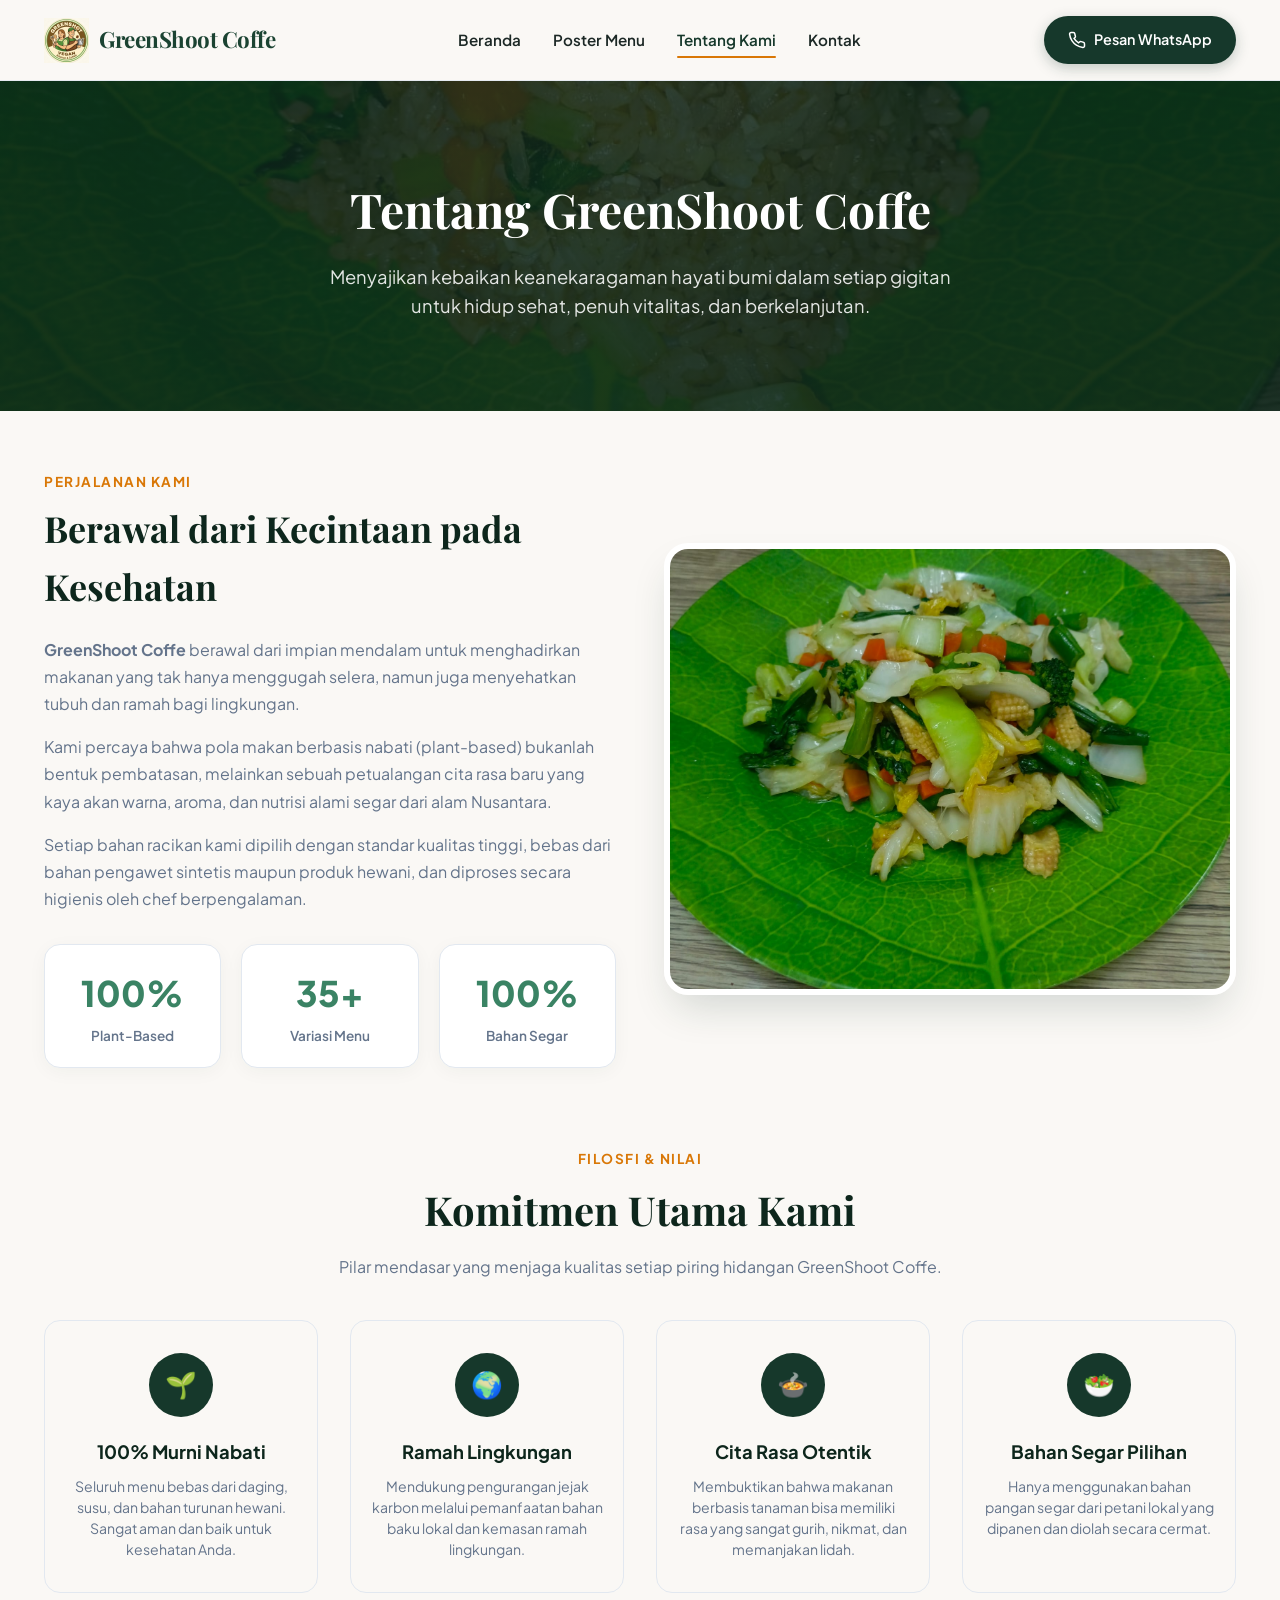
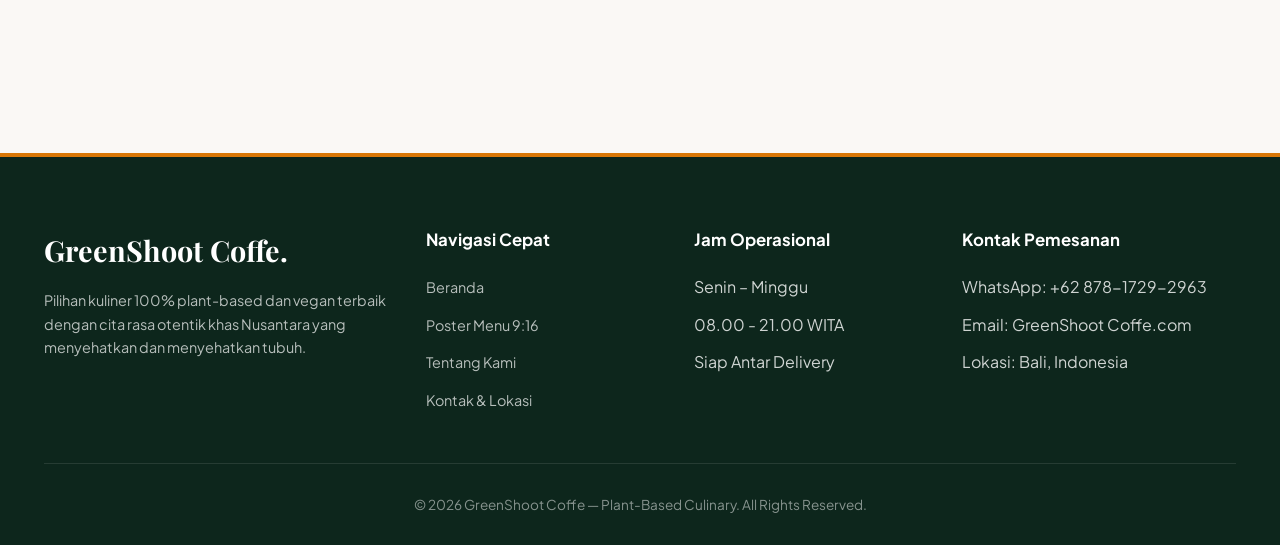
<file: aboutus.html>
<!DOCTYPE html>
<html lang="id">

<head>
  <meta charset="UTF-8">
  <meta name="viewport" content="width=device-width, initial-scale=1.0">
  <title>Tentang Kami — GreenShoot Coffe Plant-Based Culinary</title>
  <meta name="description"
    content="Pelajari cerita, filosofi, dan komitmen GreenShoot Coffe dalam menyajikan kuliner 100% plant-based dan vegan berkualitas tinggi.">
  <link rel="stylesheet" href="style.css">
</head>

<body>

  <!-- HEADER NAVIGASI -->
  <header class="navbar">
    <div class="container nav-container">
      <a href="index.html" class="logo" style="display: inline-flex; align-items: center; gap: 10px; text-decoration: none;">
        <img src="IMAGES/36d0cdfd-144b-4008-bfa0-abb639aa8cd1.jpeg"
          alt="GreenShoot Coffe Logo"
          class="logo-img"
          style="height: clamp(35px, 5vw, 45px); width: auto; max-width: 100%; object-fit: contain; display: block;">
        <span style="font-size: clamp(1.1rem, 2.5vw, 1.4rem); font-weight: 700; color: #1b4332; white-space: nowrap;">GreenShoot Coffe</span>
      </a>

      <nav class="nav-links">
        <a href="index.html">Beranda</a>
        <a href="menu.html">Poster Menu</a>
        <a href="aboutus.html" class="active">Tentang Kami</a>
        <a href="kontak.html">Kontak</a>
      </nav>

      <div class="nav-actions">
        <a href="https://wa.me/6287817292963?text=Halo%20GreenShoot%20Coffe,%20saya%20ingin%20memesan%20makanan"
          target="_blank"
          class="btn-primary">
          <svg width="18" height="18" viewBox="0 0 24 24" fill="none" stroke="currentColor" stroke-width="2">
            <path
              d="M22 16.92v3a2 2 0 0 1-2.18 2 19.79 19.79 0 0 1-8.63-3.07 19.5 19.5 0 0 1-6-6 19.79 19.79 0 0 1-3.07-8.67A2 2 0 0 1 4.11 2h3a2 2 0 0 1 2 1.72 12.84 12.84 0 0 0 .7 2.81 2 2 0 0 1-.45 2.11L8.09 9.91a16 16 0 0 0 6 6l1.27-1.27a2 2 0 0 1 2.11-.45 12.84 12.84 0 0 0 2.81.7A2 2 0 0 1 22 16.92z">
            </path>
          </svg>
          Pesan WhatsApp
        </a>

        <button class="hamburger" id="hamburger-btn" aria-label="Toggle Menu">
          <span></span>
          <span></span>
          <span></span>
        </button>
      </div>
    </div>

    <!-- Mobile Drawer -->
    <div class="mobile-nav" id="mobile-nav">
      <a href="index.html">Beranda</a>
      <a href="menu.html">Poster Menu</a>
      <a href="aboutus.html" class="active">Tentang Kami</a>
      <a href="kontak.html">Kontak</a>
      <a href="https://wa.me/6287817292963?text=Halo%20GreenShoot%20Coffe,%20saya%20ingin%20memesan%20makanan"
        target="_blank"
        class="btn-primary"
        style="text-align: center; margin-top: 10px;">
        Pesan WhatsApp
      </a>
    </div>
  </header>

  <!-- BANNER HEADER -->
  <section class="page-banner">
    <h1>Tentang GreenShoot Coffe</h1>
    <p>
      Menyajikan kebaikan keanekaragaman hayati bumi dalam setiap gigitan untuk hidup sehat,
      penuh vitalitas, dan berkelanjutan.
    </p>
  </section>

  <!-- KONTEN UTAMA -->
  <main class="container">

    <!-- CERITA KAMI -->
    <section class="about-grid">
      <div class="about-text">
        <span class="section-tag">Perjalanan Kami</span>
        <h2>Berawal dari Kecintaan pada Kesehatan</h2>

        <p>
          <strong>GreenShoot Coffe</strong> berawal dari impian mendalam untuk menghadirkan
          makanan yang tak hanya menggugah selera, namun juga menyehatkan tubuh dan ramah bagi lingkungan.
        </p>

        <p>
          Kami percaya bahwa pola makan berbasis nabati (plant-based) bukanlah bentuk pembatasan,
          melainkan sebuah petualangan cita rasa baru yang kaya akan warna, aroma, dan nutrisi alami
          segar dari alam Nusantara.
        </p>

        <p>
          Setiap bahan racikan kami dipilih dengan standar kualitas tinggi, bebas dari bahan pengawet
          sintetis maupun produk hewani, dan diproses secara higienis oleh chef berpengalaman.
        </p>

        <div class="stats-grid">
          <div class="stat-card">
            <span class="stat-number">100%</span>
            <span class="stat-label">Plant-Based</span>
          </div>

          <div class="stat-card">
            <span class="stat-number">35+</span>
            <span class="stat-label">Variasi Menu</span>
          </div>

          <div class="stat-card">
            <span class="stat-number">100%</span>
            <span class="stat-label">Bahan Segar</span>
          </div>
        </div>
      </div>

      <div class="hero-visual">
        <div class="hero-img-wrapper">
          <img src="IMAGES/Capcay.jpg" alt="Bahan Segar GreenShoot Coffe">
        </div>
      </div>
    </section>

    <!-- NILAI-NILAI UTAMA -->
    <section class="why-us-section" style="background: transparent; border: none; padding-top: 20px;">
      <div class="section-header">
        <span class="section-tag">Filosfi & Nilai</span>
        <h2 class="section-title">Komitmen Utama Kami</h2>
        <p class="section-desc">
          Pilar mendasar yang menjaga kualitas setiap piring hidangan GreenShoot Coffe.
        </p>
      </div>

      <div class="why-grid">
        <div class="why-card">
          <div class="why-icon">🌱</div>
          <h3>100% Murni Nabati</h3>
          <p>
            Seluruh menu bebas dari daging, susu, dan bahan turunan hewani.
            Sangat aman dan baik untuk kesehatan Anda.
          </p>
        </div>

        <div class="why-card">
          <div class="why-icon">🌍</div>
          <h3>Ramah Lingkungan</h3>
          <p>
            Mendukung pengurangan jejak karbon melalui pemanfaatan bahan baku lokal
            dan kemasan ramah lingkungan.
          </p>
        </div>

        <div class="why-card">
          <div class="why-icon">🍲</div>
          <h3>Cita Rasa Otentik</h3>
          <p>
            Membuktikan bahwa makanan berbasis tanaman bisa memiliki rasa yang sangat gurih,
            nikmat, dan memanjakan lidah.
          </p>
        </div>

        <div class="why-card">
          <div class="why-icon">🥗</div>
          <h3>Bahan Segar Pilihan</h3>
          <p>
            Hanya menggunakan bahan pangan segar dari petani lokal yang dipanen
            dan diolah secara cermat.
          </p>
        </div>
      </div>
    </section>

  </main>

  <!-- FOOTER -->
  <footer class="footer" style="margin-top: 80px;">
    <div class="container">
      <div class="footer-grid">

        <div class="footer-brand">
          <h3>GreenShoot Coffe.</h3>
          <p>
            Pilihan kuliner 100% plant-based dan vegan terbaik dengan cita rasa otentik
            khas Nusantara yang menyehatkan dan menyehatkan tubuh.
          </p>
        </div>

        <div class="footer-col">
          <h4>Navigasi Cepat</h4>
          <ul class="footer-links">
            <li><a href="index.html">Beranda</a></li>
            <li><a href="menu.html">Poster Menu 9:16</a></li>
            <li><a href="aboutus.html">Tentang Kami</a></li>
            <li><a href="kontak.html">Kontak & Lokasi</a></li>
          </ul>
        </div>

        <div class="footer-col">
          <h4>Jam Operasional</h4>
          <ul class="footer-links">
            <li>Senin – Minggu</li>
            <li>08.00 - 21.00 WITA</li>
            <li>Siap Antar Delivery</li>
          </ul>
        </div>

        <div class="footer-col">
          <h4>Kontak Pemesanan</h4>
          <ul class="footer-links">
            <li>WhatsApp: +62 878-1729-2963</li>
            <li>Email: GreenShoot Coffe.com</li>
            <li>Lokasi: Bali, Indonesia</li>
          </ul>
        </div>

      </div>

      <div class="footer-bottom">
        <p>&copy; 2026 GreenShoot Coffe — Plant-Based Culinary. All Rights Reserved.</p>
      </div>
    </div>
  </footer>

  <script>
    document.addEventListener('DOMContentLoaded', () => {
      const hamburgerBtn = document.getElementById('hamburger-btn');
      const mobileNav = document.getElementById('mobile-nav');

      if (hamburgerBtn && mobileNav) {
        hamburgerBtn.addEventListener('click', () => {
          mobileNav.classList.toggle('active');
        });
      }
    });
  </script>

</body>

</html>
</file>
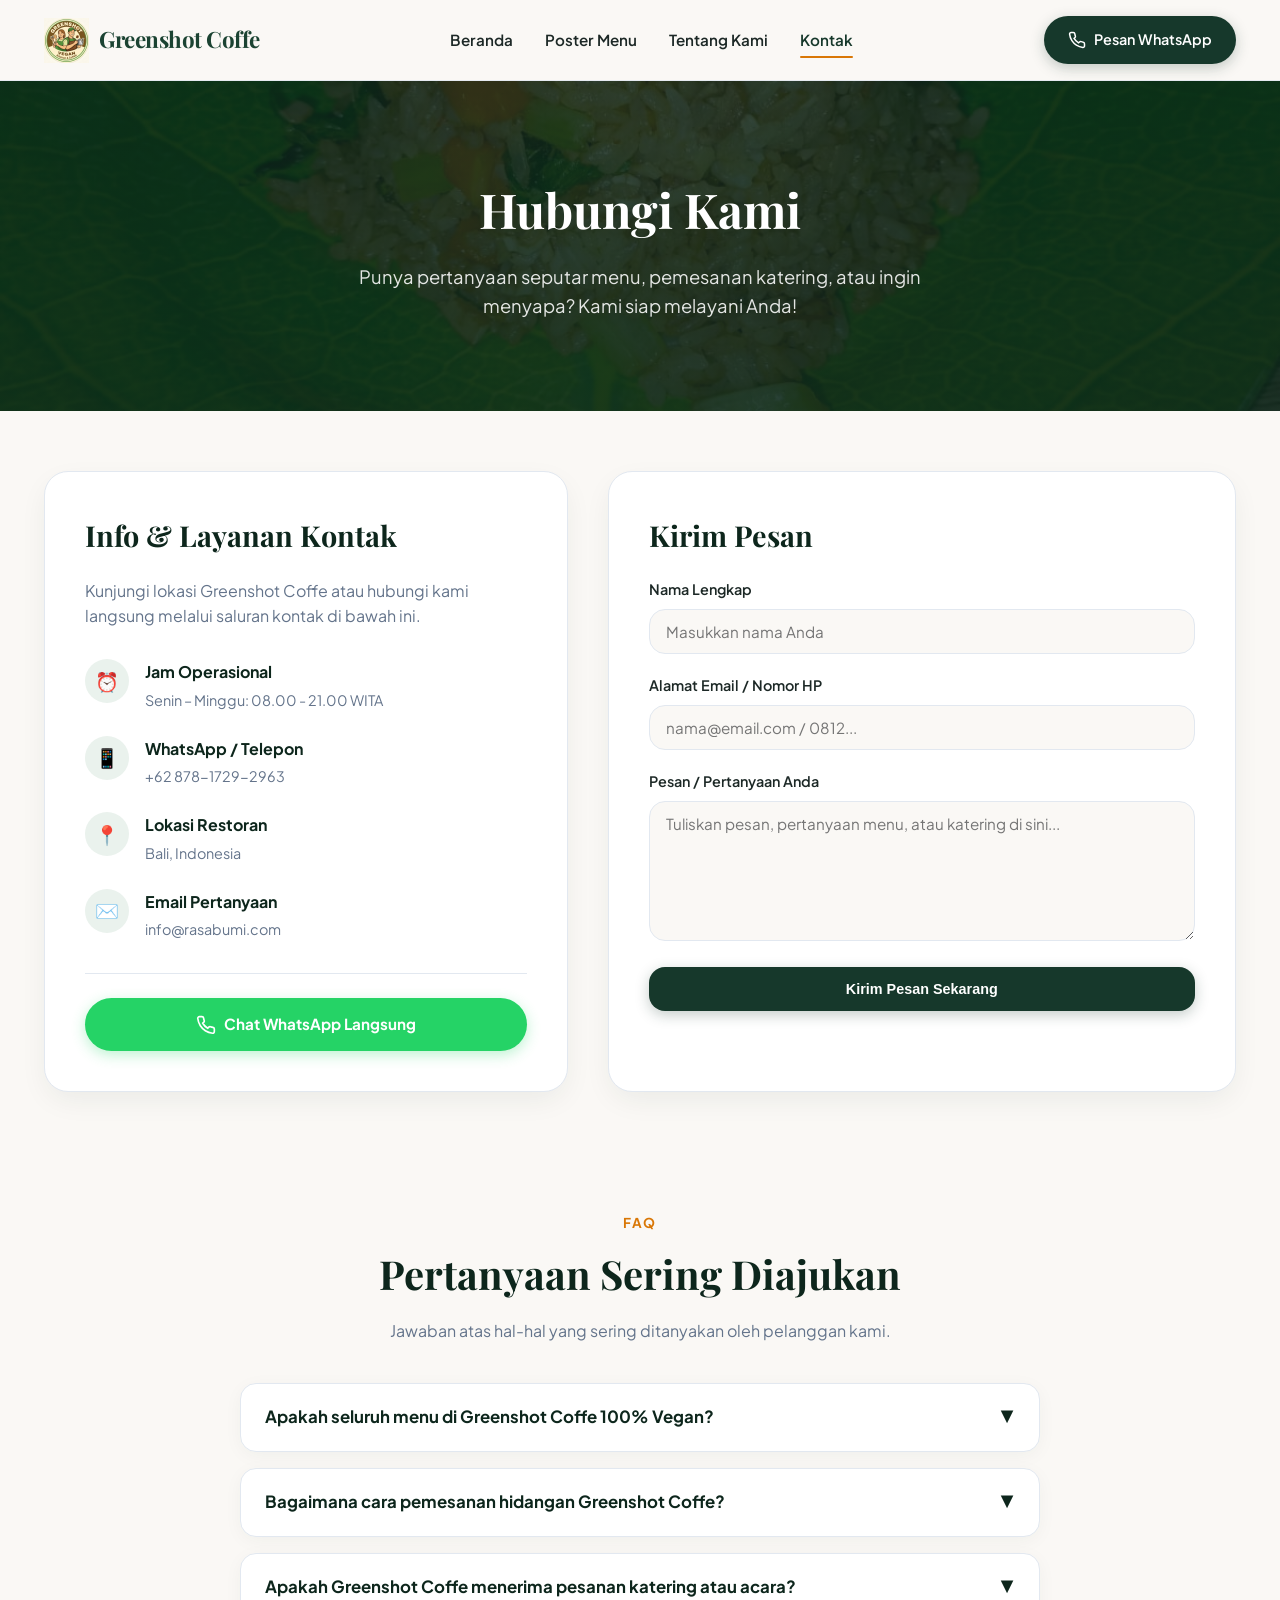
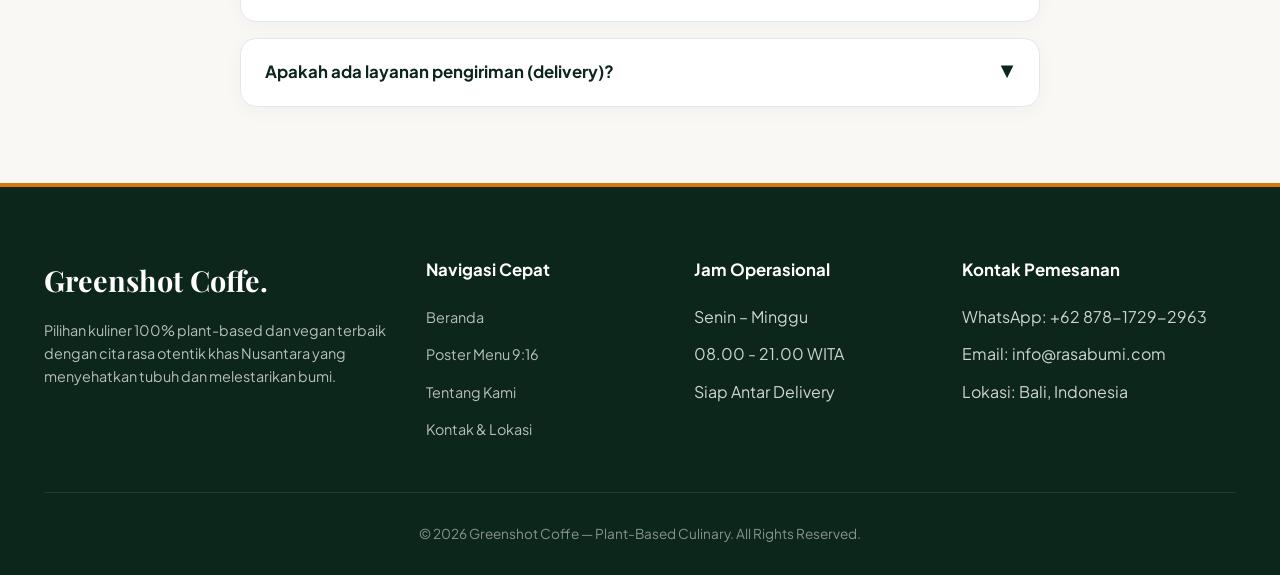
<file: kontak.html>
<!DOCTYPE html>
<html lang="id">
<head>
  <meta charset="UTF-8">
  <meta name="viewport" content="width=device-width, initial-scale=1.0">
  <title>Kontak & Lokasi — Greenshot Coffe</title>
  <meta name="description" content="Hubungi tim Greenshot Coffe untuk pemesanan makanan, pertanyaan menu vegan, catering, atau kerja sama.">
  <link rel="stylesheet" href="style.css">
</head>
<body>

  <!-- HEADER NAVIGASI -->
  <header class="navbar">
    <div class="container nav-container">

      <a href="index.html" class="logo" style="display: inline-flex; align-items: center; gap: 10px; text-decoration: none;">
        <img src="IMAGES/36d0cdfd-144b-4008-bfa0-abb639aa8cd1.jpeg"
          alt="Greenshot Coffe Logo"
          class="logo-img"
          style="height: clamp(35px, 5vw, 45px); width: auto; max-width: 100%; object-fit: contain; display: block;">
        <span style="font-size: clamp(1.1rem, 2.5vw, 1.4rem); font-weight: 700; color: #1b4332; white-space: nowrap;">
          Greenshot Coffe
        </span>
      </a>

      <nav class="nav-links">
        <a href="index.html">Beranda</a>
        <a href="menu.html">Poster Menu</a>
        <a href="aboutus.html">Tentang Kami</a>
        <a href="kontak.html" class="active">Kontak</a>
      </nav>

      <div class="nav-actions">
        <a href="https://wa.me/6287817292963?text=Halo%20Greenshot%20Coffe,%20saya%20ingin%20memesan%20makanan"
          target="_blank"
          class="btn-primary">

          <svg width="18" height="18" viewBox="0 0 24 24" fill="none"
            stroke="currentColor" stroke-width="2">
            <path d="M22 16.92v3a2 2 0 0 1-2.18 2 19.79 19.79 0 0 1-8.63-3.07
            19.5 19.5 0 0 1-6-6 19.79 19.79 0 0 1-3.07-8.67
            A2 2 0 0 1 4.11 2h3a2 2 0 0 1 2 1.72
            12.84 12.84 0 0 0 .7 2.81 2 2 0 0 1-.45 2.11
            L8.09 9.91a16 16 0 0 0 6 6l1.27-1.27
            a2 2 0 0 1 2.11-.45 12.84 12.84 0 0 0 2.81.7
            A2 2 0 0 1 22 16.92z"></path>
          </svg>

          Pesan WhatsApp
        </a>

        <button class="hamburger" id="hamburger-btn" aria-label="Toggle Menu">
          <span></span>
          <span></span>
          <span></span>
        </button>
      </div>
    </div>

    <!-- Mobile Drawer -->
    <div class="mobile-nav" id="mobile-nav">
      <a href="index.html">Beranda</a>
      <a href="menu.html">Poster Menu</a>
      <a href="aboutus.html">Tentang Kami</a>
      <a href="kontak.html" class="active">Kontak</a>

      <a href="https://wa.me/6287817292963?text=Halo%20Greenshot%20Coffe,%20saya%20ingin%20memesan%20makanan"
        target="_blank"
        class="btn-primary"
        style="text-align: center; margin-top: 10px;">
        Pesan WhatsApp
      </a>
    </div>
  </header>


  <!-- BANNER HEADER -->
  <section class="page-banner">
    <h1>Hubungi Kami</h1>
    <p>
      Punya pertanyaan seputar menu, pemesanan katering, atau ingin menyapa?
      Kami siap melayani Anda!
    </p>
  </section>


  <!-- KONTEN UTAMA -->
  <main class="container">

    <div class="contact-layout">

      <!-- INFO KONTAK -->
      <div class="contact-info-card">

        <h2>Info & Layanan Kontak</h2>

        <p style="color: var(--text-muted); margin-bottom: 30px;">
          Kunjungi lokasi Greenshot Coffe atau hubungi kami langsung
          melalui saluran kontak di bawah ini.
        </p>


        <div class="contact-item">
          <div class="contact-item-icon">⏰</div>

          <div class="contact-item-text">
            <h4>Jam Operasional</h4>
            <p>Senin – Minggu: 08.00 - 21.00 WITA</p>
          </div>
        </div>


        <div class="contact-item">
          <div class="contact-item-icon">📱</div>

          <div class="contact-item-text">
            <h4>WhatsApp / Telepon</h4>
            <p>+62 878-1729-2963</p>
          </div>
        </div>


        <div class="contact-item">
          <div class="contact-item-icon">📍</div>

          <div class="contact-item-text">
            <h4>Lokasi Restoran</h4>
            <p>Bali, Indonesia</p>
          </div>
        </div>


        <div class="contact-item">
          <div class="contact-item-icon">✉️</div>

          <div class="contact-item-text">
            <h4>Email Pertanyaan</h4>
            <p>info@rasabumi.com</p>
          </div>
        </div>


        <div style="margin-top: 32px; padding-top: 24px; border-top: 1px solid var(--border-light);">

          <a href="https://wa.me/6287817292963?text=Halo%20Greenshot%20Coffe,%20saya%20ingin%20bertanya"
            target="_blank"
            class="modal-action-btn">

            <svg width="20" height="20" viewBox="0 0 24 24" fill="none"
              stroke="currentColor" stroke-width="2">
              <path d="M22 16.92v3a2 2 0 0 1-2.18 2
              19.79 19.79 0 0 1-8.63-3.07
              19.5 19.5 0 0 1-6-6
              19.79 19.79 0 0 1-3.07-8.67
              A2 2 0 0 1 4.11 2h3
              a2 2 0 0 1 2 1.72
              12.84 12.84 0 0 0 .7 2.81
              2 2 0 0 1-.45 2.11
              L8.09 9.91a16 16 0 0 0 6 6
              l1.27-1.27a2 2 0 0 1 2.11-.45
              12.84 12.84 0 0 0 2.81.7
              A2 2 0 0 1 22 16.92z"></path>
            </svg>

            Chat WhatsApp Langsung
          </a>

        </div>
      </div>


      <!-- FORMULIR PESAN -->
      <div class="contact-form-card">

        <h2>Kirim Pesan</h2>

        <form id="contact-form">

          <div class="form-group">
            <label for="name">Nama Lengkap</label>

            <input
              type="text"
              id="name"
              placeholder="Masukkan nama Anda"
              required>
          </div>


          <div class="form-group">
            <label for="email">Alamat Email / Nomor HP</label>

            <input
              type="text"
              id="email"
              placeholder="nama@email.com / 0812..."
              required>
          </div>


          <div class="form-group">
            <label for="message">Pesan / Pertanyaan Anda</label>

            <textarea
              id="message"
              placeholder="Tuliskan pesan, pertanyaan menu, atau katering di sini..."
              required></textarea>
          </div>


          <button
            type="submit"
            class="btn-primary"
            style="width: 100%; border-radius: var(--radius-md); padding: 14px;">
            Kirim Pesan Sekarang
          </button>

        </form>
      </div>

    </div>


    <!-- FAQ SECTION -->
    <section class="faq-section">

      <div class="section-header">
        <span class="section-tag">FAQ</span>

        <h2 class="section-title">
          Pertanyaan Sering Diajukan
        </h2>

        <p class="section-desc">
          Jawaban atas hal-hal yang sering ditanyakan oleh pelanggan kami.
        </p>
      </div>


      <div style="max-width: 800px; margin: 0 auto;">

        <div class="faq-item">

          <div class="faq-header">
            Apakah seluruh menu di Greenshot Coffe 100% Vegan?
            <span class="faq-icon">▼</span>
          </div>

          <div class="faq-body">
            Ya, 100% menu kami diproduksi tanpa minyak hewani, telur,
            susu, maupun produk turunan hewani lainnya.
            Seluruh hidangan kami ramah untuk vegan dan vegetarian.
          </div>

        </div>


        <div class="faq-item">

          <div class="faq-header">
            Bagaimana cara pemesanan hidangan Greenshot Coffe?
            <span class="faq-icon">▼</span>
          </div>

          <div class="faq-body">
            Anda dapat langsung memilih hidangan di halaman Beranda,
            mengklik "Detail & Pesan", dan Anda akan diarahkan langsung
            ke WhatsApp customer service Greenshot Coffe untuk
            menyelesaikan pemesanan.
          </div>

        </div>


        <div class="faq-item">

          <div class="faq-header">
            Apakah Greenshot Coffe menerima pesanan katering atau acara?
            <span class="faq-icon">▼</span>
          </div>

          <div class="faq-body">
            Tentu! Kami menerima pesanan katering untuk berbagai acara
            perayaan, ulang tahun, gathering, dan rapat kantor.
            Silakan hubungi kami via WhatsApp untuk diskusi menu custom.
          </div>

        </div>


        <div class="faq-item">

          <div class="faq-header">
            Apakah ada layanan pengiriman (delivery)?
            <span class="faq-icon">▼</span>
          </div>

          <div class="faq-body">
            Ya, kami melayani pengiriman di area sekitar melalui layanan
            ojek online maupun armada pengiriman internal Greenshot Coffe.
          </div>

        </div>

      </div>
    </section>

  </main>


  <!-- TOAST NOTIFICATION -->
  <div class="toast" id="toast-msg">
    <span>
      ✅ Terima kasih! Pesan Anda telah terkirim.
      Tim Greenshot Coffe akan segera menghubungi Anda.
    </span>
  </div>


  <!-- FOOTER -->
  <footer class="footer">

    <div class="container">

      <div class="footer-grid">

        <div class="footer-brand">

          <h3>Greenshot Coffe.</h3>

          <p>
            Pilihan kuliner 100% plant-based dan vegan terbaik
            dengan cita rasa otentik khas Nusantara yang menyehatkan
            tubuh dan melestarikan bumi.
          </p>

        </div>


        <div class="footer-col">

          <h4>Navigasi Cepat</h4>

          <ul class="footer-links">
            <li><a href="index.html">Beranda</a></li>
            <li><a href="menu.html">Poster Menu 9:16</a></li>
            <li><a href="aboutus.html">Tentang Kami</a></li>
            <li><a href="kontak.html">Kontak & Lokasi</a></li>
          </ul>

        </div>


        <div class="footer-col">

          <h4>Jam Operasional</h4>

          <ul class="footer-links">
            <li>Senin – Minggu</li>
            <li>08.00 - 21.00 WITA</li>
            <li>Siap Antar Delivery</li>
          </ul>

        </div>


        <div class="footer-col">

          <h4>Kontak Pemesanan</h4>

          <ul class="footer-links">
            <li>WhatsApp: +62 878-1729-2963</li>
            <li>Email: info@rasabumi.com</li>
            <li>Lokasi: Bali, Indonesia</li>
          </ul>

        </div>

      </div>


      <div class="footer-bottom">

        <p>
          &copy; 2026 Greenshot Coffe — Plant-Based Culinary.
          All Rights Reserved.
        </p>

      </div>

    </div>

  </footer>


  <script>
    document.addEventListener('DOMContentLoaded', () => {

      // Mobile Nav Toggle
      const hamburgerBtn = document.getElementById('hamburger-btn');
      const mobileNav = document.getElementById('mobile-nav');

      if (hamburgerBtn && mobileNav) {

        hamburgerBtn.addEventListener('click', () => {
          mobileNav.classList.toggle('active');
        });

      }


      // Contact Form Toast Simulation
      const contactForm = document.getElementById('contact-form');
      const toast = document.getElementById('toast-msg');

      if (contactForm) {

        contactForm.addEventListener('submit', (e) => {

          e.preventDefault();

          toast.classList.add('show');

          contactForm.reset();

          setTimeout(() => {
            toast.classList.remove('show');
          }, 4000);

        });

      }


      // FAQ Accordion
      const faqHeaders = document.querySelectorAll('.faq-header');

      faqHeaders.forEach(header => {

        header.addEventListener('click', () => {

          const item = header.parentElement;

          item.classList.toggle('active');

        });

      });

    });
  </script>

</body>
</html>
</file>
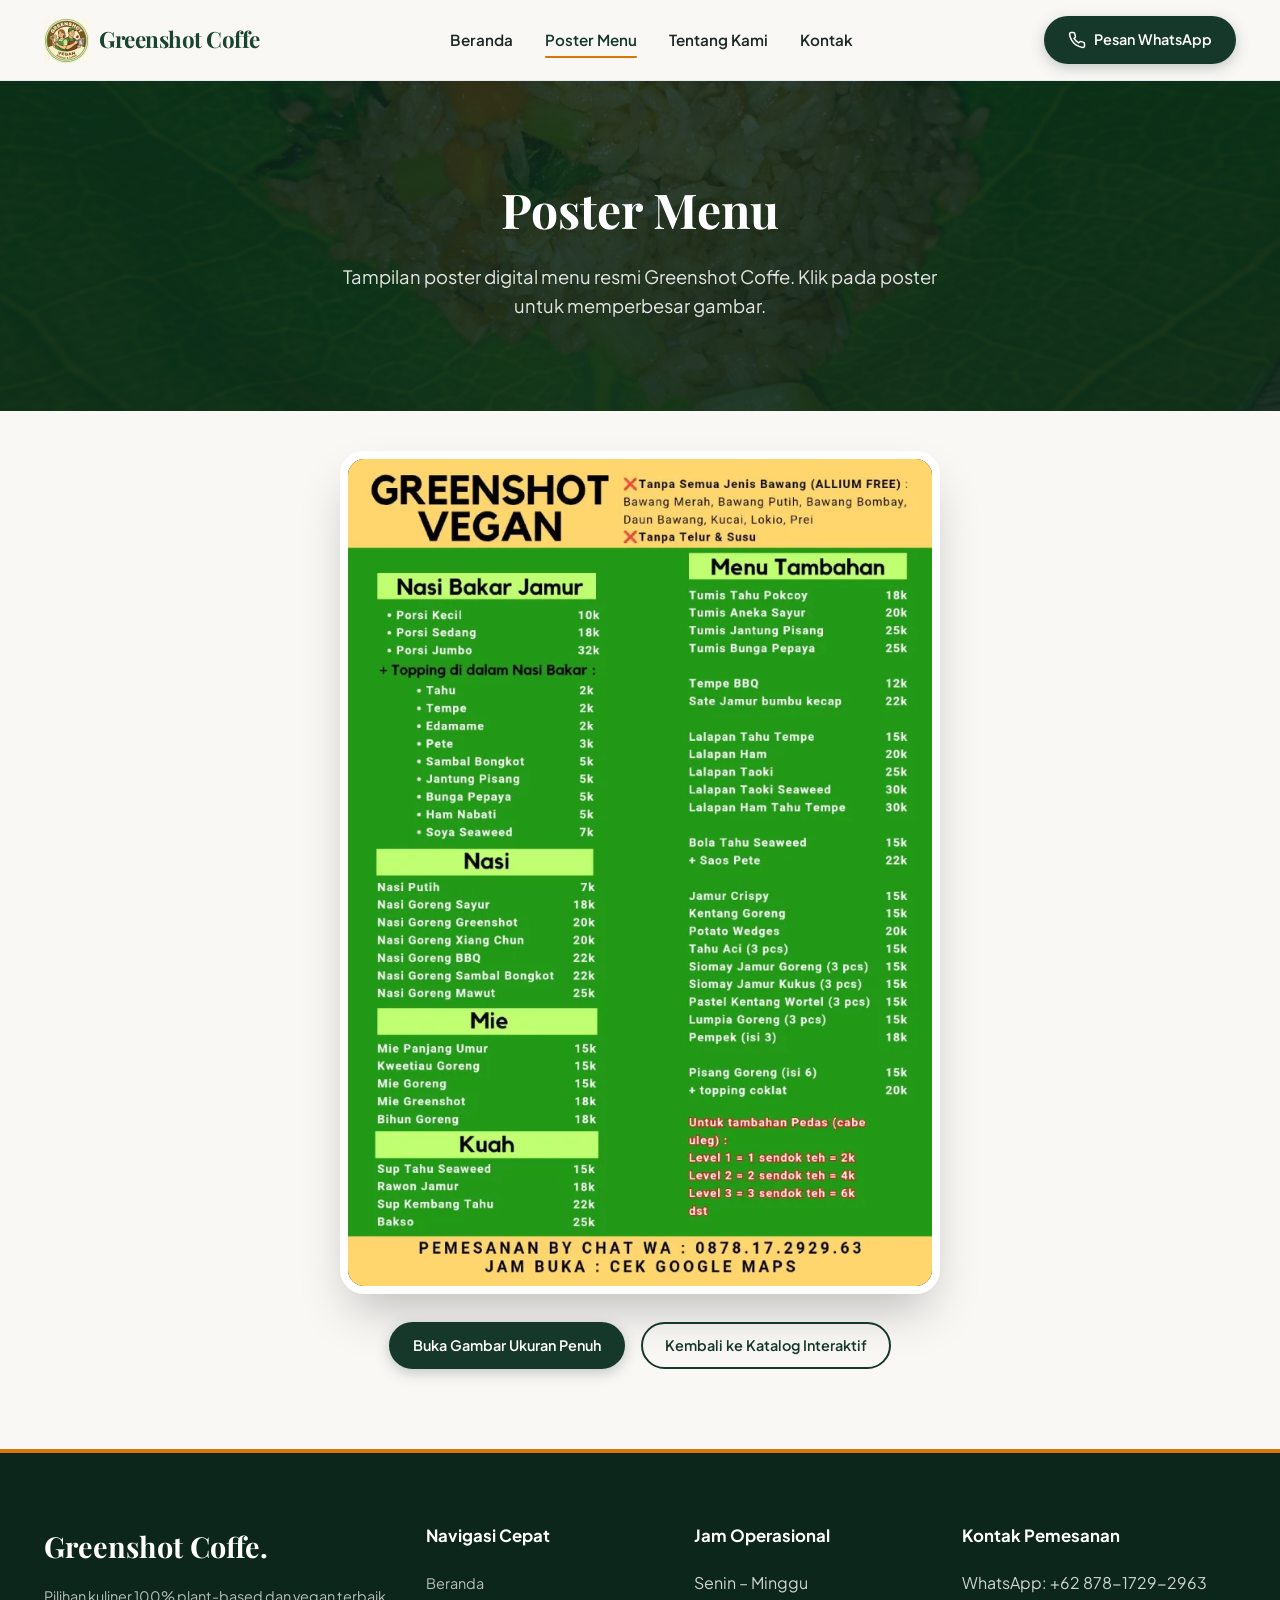
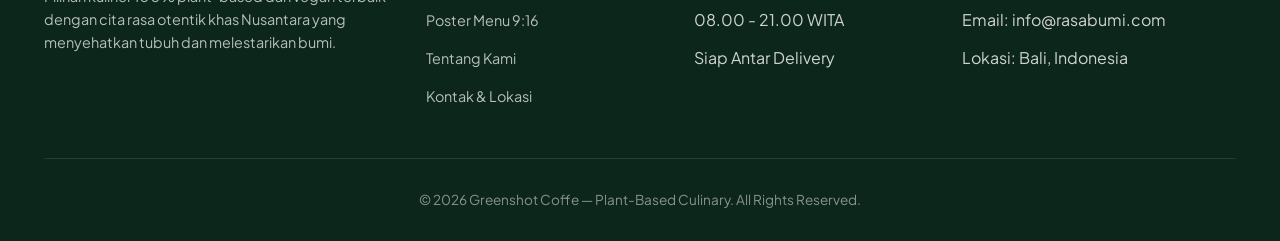
<file: menu.html>
<!DOCTYPE html>
<html lang="id">

<head>
  <meta charset="UTF-8">
  <meta name="viewport" content="width=device-width, initial-scale=1.0">

  <title>Poster Menu — Greenshot Coffe</title>

  <meta name="description"
    content="Lihat poster menu digital Greenshot Coffe dengan tampilan visual penuh pilihan kuliner vegan.">

  <link rel="stylesheet" href="style.css">
</head>

<body>

  <!-- HEADER NAVIGASI -->
  <header class="navbar">
    <div class="container nav-container">

      <a href="index.html" class="logo"
        style="display: inline-flex; align-items: center; gap: 10px; text-decoration: none;">

        <img src="IMAGES/36d0cdfd-144b-4008-bfa0-abb639aa8cd1.jpeg"
          alt="Greenshot Coffe Logo"
          class="logo-img"
          style="height: clamp(35px, 5vw, 45px); width: auto; max-width: 100%; object-fit: contain; display: block;">

        <span
          style="font-size: clamp(1.1rem, 2.5vw, 1.4rem); font-weight: 700; color: #1b4332; white-space: nowrap;">
          Greenshot Coffe
        </span>

      </a>


      <nav class="nav-links">
        <a href="index.html">Beranda</a>
        <a href="menu.html" class="active">Poster Menu</a>
        <a href="aboutus.html">Tentang Kami</a>
        <a href="kontak.html">Kontak</a>
      </nav>


      <div class="nav-actions">

        <a href="https://wa.me/6287817292963?text=Halo%20Greenshot%20Coffe,%20saya%20ingin%20memesan%20makanan"
          target="_blank"
          class="btn-primary">

          <svg width="18" height="18" viewBox="0 0 24 24" fill="none"
            stroke="currentColor" stroke-width="2">

            <path
              d="M22 16.92v3a2 2 0 0 1-2.18 2 19.79 19.79 0 0 1-8.63-3.07
              19.5 19.5 0 0 1-6-6 19.79 19.79 0 0 1-3.07-8.67
              A2 2 0 0 1 4.11 2h3a2 2 0 0 1 2 1.72
              12.84 12.84 0 0 0 .7 2.81 2 2 0 0 1-.45 2.11
              L8.09 9.91a16 16 0 0 0 6 6l1.27-1.27
              a2 2 0 0 1 2.11-.45 12.84 12.84 0 0 0 2.81.7
              A2 2 0 0 1 22 16.92z">
            </path>

          </svg>

          Pesan WhatsApp

        </a>


        <button class="hamburger" id="hamburger-btn" aria-label="Toggle Menu">
          <span></span>
          <span></span>
          <span></span>
        </button>

      </div>

    </div>


    <!-- Mobile Drawer -->
    <div class="mobile-nav" id="mobile-nav">

      <a href="index.html">Beranda</a>

      <a href="menu.html" class="active">
        Poster Menu
      </a>

      <a href="aboutus.html">
        Tentang Kami
      </a>

      <a href="kontak.html">
        Kontak
      </a>

      <a href="https://wa.me/6287817292963?text=Halo%20Greenshot%20Coffe,%20saya%20ingin%20memesan%20makanan"
        target="_blank"
        class="btn-primary"
        style="text-align: center; margin-top: 10px;">

        Pesan WhatsApp

      </a>

    </div>

  </header>


  <!-- BANNER HEADER -->
  <section class="page-banner">

    <h1>Poster Menu </h1>

    <p>
      Tampilan poster digital menu resmi Greenshot Coffe.
      Klik pada poster untuk memperbesar gambar.
    </p>

  </section>


  <!-- KONTEN POSTER -->
  <main class="container poster-container">

    <div class="poster-frame" id="poster-frame">

      <img
        src="IMAGES/menu.webp"
        alt="Poster Menu Greenshot Coffe 9:16"
        id="poster-img"
        style="cursor: pointer;">

    </div>


    <div
      style="margin-top: 28px; display: flex; gap: 16px; flex-wrap: wrap; justify-content: center;">

      <a
        href="IMAGES/menu.webp"
        target="_blank"
        class="btn-primary">

        Buka Gambar Ukuran Penuh

      </a>


      <a
        href="index.html#menu-catalog"
        class="btn-outline">

        Kembali ke Katalog Interaktif

      </a>

    </div>

  </main>


  <!-- FOOTER -->
  <footer class="footer">

    <div class="container">

      <div class="footer-grid">


        <!-- BRAND -->
        <div class="footer-brand">

          <h3>
            Greenshot Coffe.
          </h3>

          <p>
            Pilihan kuliner 100% plant-based dan vegan terbaik
            dengan cita rasa otentik khas Nusantara yang menyehatkan
            tubuh dan melestarikan bumi.
          </p>

        </div>


        <!-- NAVIGASI -->
        <div class="footer-col">

          <h4>Navigasi Cepat</h4>

          <ul class="footer-links">

            <li>
              <a href="index.html">
                Beranda
              </a>
            </li>

            <li>
              <a href="menu.html">
                Poster Menu 9:16
              </a>
            </li>

            <li>
              <a href="aboutus.html">
                Tentang Kami
              </a>
            </li>

            <li>
              <a href="kontak.html">
                Kontak & Lokasi
              </a>
            </li>

          </ul>

        </div>


        <!-- JAM OPERASIONAL -->
        <div class="footer-col">

          <h4>Jam Operasional</h4>

          <ul class="footer-links">

            <li>
              Senin – Minggu
            </li>

            <li>
              08.00 - 21.00 WITA
            </li>

            <li>
              Siap Antar Delivery
            </li>

          </ul>

        </div>


        <!-- KONTAK -->
        <div class="footer-col">

          <h4>Kontak Pemesanan</h4>

          <ul class="footer-links">

            <li>
              WhatsApp: +62 878-1729-2963
            </li>

            <li>
              Email: info@rasabumi.com
            </li>

            <li>
              Lokasi: Bali, Indonesia
            </li>

          </ul>

        </div>

      </div>


      <!-- COPYRIGHT -->
      <div class="footer-bottom">

        <p>
          &copy; 2026 Greenshot Coffe — Plant-Based Culinary.
          All Rights Reserved.
        </p>

      </div>

    </div>

  </footer>


  <!-- SCRIPT -->
  <script>

    document.addEventListener('DOMContentLoaded', () => {

      // Mobile Nav Toggle
      const hamburgerBtn =
        document.getElementById('hamburger-btn');

      const mobileNav =
        document.getElementById('mobile-nav');


      if (hamburgerBtn && mobileNav) {

        hamburgerBtn.addEventListener('click', () => {

          mobileNav.classList.toggle('active');

        });

      }


      // Poster Image Click
      const posterImg =
        document.getElementById('poster-img');


      if (posterImg) {

        posterImg.addEventListener('click', () => {

          window.open(
            posterImg.src,
            '_blank'
          );

        });

      }

    });

  </script>

</body>

</html>
</file>
<file: style.css>
@import url('https://fonts.googleapis.com/css2?family=Plus+Jakarta+Sans:wght@400;500;600;700;800&family=Playfair+Display:ital,wght@0,600;0,700;1,600&display=swap');

:root {
  --primary-dark: #0D261C;
  --primary: #16382B;
  --primary-light: #255944;
  --primary-accent: #3A8364;
  --sage-bg: #EAF2ED;

  --accent: #D97706;
  --accent-light: #FEF3C7;
  --accent-hover: #B45309;

  --bg-cream: #FAF8F5;
  --surface-white: #FFFFFF;

  --text-main: #1C2826;
  --text-muted: #64748B;
  --text-light: #94A3B8;

  --border-light: #E2E8F0;
  --border-emerald: #CBD5E1;

  --radius-sm: 8px;
  --radius-md: 16px;
  --radius-lg: 24px;
  --radius-full: 9999px;

  --shadow-subtle: 0 4px 20px -2px rgba(22, 56, 43, 0.05);
  --shadow-card: 0 10px 30px -5px rgba(22, 56, 43, 0.08);
  --shadow-hover: 0 20px 40px -10px rgba(22, 56, 43, 0.18);
  --shadow-modal: 0 25px 50px -12px rgba(0, 0, 0, 0.25);

  --transition-fast: 0.2s cubic-bezier(0.4, 0, 0.2, 1);
  --transition-normal: 0.3s cubic-bezier(0.4, 0, 0.2, 1);
}

/* RESET & BASE */
* {
  margin: 0;
  padding: 0;
  box-sizing: border-box;
}

html {
  scroll-behavior: smooth;
}

body {
  font-family: 'Plus Jakarta Sans', sans-serif;
  background-color: var(--bg-cream);
  color: var(--text-main);
  line-height: 1.6;
  overflow-x: hidden;
}

h1,
h2,
h3,
.font-serif {
  font-family: 'Playfair Display', Georgia, serif;
}

a {
  text-decoration: none;
  color: inherit;
  transition: var(--transition-fast);
}

img {
  max-width: 100%;
  height: auto;
  display: block;
}

/* CONTAINER */
.container {
  width: 100%;
  max-width: 1240px;
  margin: 0 auto;
  padding: 0 24px;
}

/* NAVBAR */
.navbar {
  position: sticky;
  top: 0;
  z-index: 1000;
  background: rgba(250, 248, 245, 0.92);
  backdrop-filter: blur(12px);
  -webkit-backdrop-filter: blur(12px);
  border-bottom: 1px solid rgba(226, 232, 240, 0.8);
  transition: var(--transition-normal);
}

.nav-container {
  display: flex;
  justify-content: space-between;
  align-items: center;
  height: 80px;
}

.logo {
  display: flex;
  align-items: center;
  gap: 10px;
  font-family: 'Playfair Display', serif;
  font-size: 1.75rem;
  font-weight: 700;
  color: var(--primary-dark);
  letter-spacing: -0.5px;
}

.logo span {
  color: var(--accent);
}

.logo-badge {
  font-family: 'Plus Jakarta Sans', sans-serif;
  font-size: 0.65rem;
  font-weight: 700;
  text-transform: uppercase;
  letter-spacing: 1px;
  background: var(--sage-bg);
  color: var(--primary-light);
  padding: 3px 8px;
  border-radius: var(--radius-full);
}

.nav-links {
  display: flex;
  align-items: center;
  gap: 32px;
}

.nav-links a {
  font-size: 0.95rem;
  font-weight: 600;
  color: var(--text-main);
  position: relative;
  padding: 6px 0;
}

.nav-links a::after {
  content: '';
  position: absolute;
  bottom: 0;
  left: 0;
  width: 0%;
  height: 2px;
  background: var(--accent);
  border-radius: 2px;
  transition: width 0.3s ease;
}

.nav-links a:hover::after,
.nav-links a.active::after {
  width: 100%;
}

.nav-links a:hover,
.nav-links a.active {
  color: var(--primary);
}

.nav-actions {
  display: flex;
  align-items: center;
  gap: 16px;
}

.btn-primary {
  display: inline-flex;
  align-items: center;
  justify-content: center;
  gap: 8px;
  background: var(--primary);
  color: #FFFFFF !important;
  font-weight: 600;
  font-size: 0.9rem;
  padding: 12px 24px;
  border-radius: var(--radius-full);
  box-shadow: 0 4px 14px rgba(22, 56, 43, 0.25);
  border: none;
  cursor: pointer;
  transition: var(--transition-normal);
}

.btn-primary:hover {
  background: var(--primary-light);
  transform: translateY(-2px);
  box-shadow: 0 6px 20px rgba(22, 56, 43, 0.35);
}

.btn-outline {
  display: inline-flex;
  align-items: center;
  justify-content: center;
  gap: 8px;
  background: transparent;
  color: var(--primary);
  border: 2px solid var(--primary);
  font-weight: 600;
  font-size: 0.9rem;
  padding: 10px 22px;
  border-radius: var(--radius-full);
  cursor: pointer;
  transition: var(--transition-normal);
}

.btn-outline:hover {
  background: var(--primary);
  color: #FFFFFF !important;
}

.hamburger {
  display: none;
  flex-direction: column;
  gap: 5px;
  background: none;
  border: none;
  cursor: pointer;
  padding: 5px;
}

.hamburger span {
  width: 25px;
  height: 2px;
  background-color: var(--primary-dark);
  border-radius: 2px;
  transition: var(--transition-normal);
}

/* MOBILE NAV MENU */
.mobile-nav {
  display: none;
  position: fixed;
  top: 80px;
  left: 0;
  right: 0;
  background: var(--surface-white);
  padding: 24px;
  border-bottom: 1px solid var(--border-light);
  box-shadow: var(--shadow-modal);
  z-index: 999;
  flex-direction: column;
  gap: 16px;
}

.mobile-nav.active {
  display: flex;
}

.mobile-nav a {
  font-size: 1.05rem;
  font-weight: 600;
  padding: 10px 0;
  border-bottom: 1px solid var(--border-light);
}

/* HERO SECTION */
.hero {
  position: relative;
  padding: 60px 0 80px;
  background: linear-gradient(135deg, rgba(234, 242, 237, 0.8) 0%, rgba(250, 248, 245, 1) 100%);
  overflow: hidden;
}

.hero::before {
  content: '';
  position: absolute;
  top: -100px;
  right: -100px;
  width: 450px;
  height: 450px;
  background: radial-gradient(circle, rgba(58, 131, 100, 0.12) 0%, transparent 70%);
  border-radius: 50%;
  pointer-events: none;
}

.hero-grid {
  display: grid;
  grid-template-columns: 1.1fr 0.9fr;
  align-items: center;
  gap: 48px;
}

.hero-badge {
  display: inline-flex;
  align-items: center;
  gap: 8px;
  background: var(--surface-white);
  padding: 6px 16px;
  border-radius: var(--radius-full);
  box-shadow: var(--shadow-subtle);
  border: 1px solid var(--border-emerald);
  font-size: 0.85rem;
  font-weight: 600;
  color: var(--primary);
  margin-bottom: 20px;
}

.hero-badge .dot {
  width: 8px;
  height: 8px;
  background: var(--accent);
  border-radius: 50%;
  display: inline-block;
}

.hero-content h1 {
  font-size: 3.25rem;
  line-height: 1.15;
  color: var(--primary-dark);
  margin-bottom: 20px;
  font-weight: 700;
}

.hero-content h1 span {
  color: var(--primary-accent);
  font-style: italic;
}

.hero-content p {
  font-size: 1.1rem;
  color: var(--text-muted);
  margin-bottom: 32px;
  max-width: 540px;
}

.hero-buttons {
  display: flex;
  align-items: center;
  gap: 16px;
  flex-wrap: wrap;
}

.hero-features {
  display: flex;
  align-items: center;
  gap: 28px;
  margin-top: 40px;
  padding-top: 28px;
  border-top: 1px solid var(--border-light);
}

.feature-item {
  display: flex;
  align-items: center;
  gap: 10px;
}

.feature-icon {
  width: 40px;
  height: 40px;
  border-radius: 50%;
  background: var(--sage-bg);
  color: var(--primary);
  display: flex;
  align-items: center;
  justify-content: center;
  font-weight: bold;
  font-size: 1.1rem;
}

.feature-text p {
  font-size: 0.8rem;
  color: var(--text-muted);
  margin: 0;
}

.feature-text strong {
  font-size: 0.9rem;
  color: var(--primary-dark);
  display: block;
}

.hero-visual {
  position: relative;
}

.hero-img-wrapper {
  position: relative;
  border-radius: var(--radius-lg);
  overflow: hidden;
  box-shadow: var(--shadow-hover);
  border: 6px solid var(--surface-white);
}

.hero-img-wrapper img {
  width: 100%;
  height: 440px;
  object-fit: cover;
  transition: transform 0.5s ease;
}

.hero-img-wrapper:hover img {
  transform: scale(1.03);
}

.hero-floating-card {
  position: absolute;
  bottom: -20px;
  left: -20px;
  background: var(--surface-white);
  padding: 16px 20px;
  border-radius: var(--radius-md);
  box-shadow: var(--shadow-card);
  display: flex;
  align-items: center;
  gap: 12px;
  border: 1px solid var(--border-light);
  animation: float 4s ease-in-out infinite;
}

@keyframes float {

  0%,
  100% {
    transform: translateY(0);
  }

  50% {
    transform: translateY(-8px);
  }
}

.floating-avatar {
  width: 48px;
  height: 48px;
  border-radius: 50%;
  object-fit: cover;
}

.floating-info h4 {
  font-size: 0.95rem;
  color: var(--primary-dark);
}

.floating-info p {
  font-size: 0.8rem;
  color: var(--text-muted);
  margin: 0;
}

/* FILTER & SEARCH SECTION */
.menu-section {
  padding: 60px 0 90px;
}

.section-header {
  text-align: center;
  max-width: 680px;
  margin: 0 auto 40px;
}

.section-tag {
  font-size: 0.85rem;
  font-weight: 700;
  letter-spacing: 1.5px;
  text-transform: uppercase;
  color: var(--accent);
  margin-bottom: 8px;
  display: block;
}

.section-title {
  font-size: 2.5rem;
  color: var(--primary-dark);
  margin-bottom: 12px;
}

.section-desc {
  font-size: 1rem;
  color: var(--text-muted);
}

.filter-bar-container {
  background: var(--surface-white);
  padding: 16px 20px;
  border-radius: var(--radius-lg);
  box-shadow: var(--shadow-subtle);
  border: 1px solid var(--border-light);
  margin-bottom: 40px;
  display: flex;
  flex-direction: column;
  gap: 16px;
}

.search-box {
  position: relative;
  width: 100%;
}

.search-box input {
  width: 100%;
  padding: 14px 20px 14px 48px;
  border: 1.5px solid var(--border-light);
  border-radius: var(--radius-full);
  font-size: 0.95rem;
  font-family: inherit;
  background: var(--bg-cream);
  color: var(--text-main);
  outline: none;
  transition: var(--transition-fast);
}

.search-box input:focus {
  border-color: var(--primary-accent);
  background: var(--surface-white);
  box-shadow: 0 0 0 4px rgba(58, 131, 100, 0.15);
}

.search-box svg {
  position: absolute;
  left: 18px;
  top: 50%;
  transform: translateY(-50%);
  color: var(--text-muted);
  width: 20px;
  height: 20px;
}

.filter-pills {
  display: flex;
  gap: 10px;
  overflow-x: auto;
  padding-bottom: 4px;
  scrollbar-width: thin;
}

.filter-pills::-webkit-scrollbar {
  height: 4px;
}

.filter-pills::-webkit-scrollbar-thumb {
  background: var(--border-emerald);
  border-radius: 4px;
}

.filter-btn {
  padding: 8px 20px;
  border-radius: var(--radius-full);
  font-size: 0.88rem;
  font-weight: 600;
  background: var(--bg-cream);
  color: var(--text-muted);
  border: 1px solid var(--border-light);
  cursor: pointer;
  white-space: nowrap;
  transition: var(--transition-fast);
}

.filter-btn:hover {
  background: var(--sage-bg);
  color: var(--primary-dark);
}

.filter-btn.active {
  background: var(--primary);
  color: #FFFFFF;
  border-color: var(--primary);
  box-shadow: 0 4px 12px rgba(22, 56, 43, 0.2);
}

/* MENU GRID */
.menu-grid {
  display: grid;
  grid-template-columns: repeat(4, 1fr);
  gap: 24px;
}

.menu-card {
  background: var(--surface-white);
  border-radius: var(--radius-md);
  overflow: hidden;
  border: 1px solid var(--border-light);
  box-shadow: var(--shadow-card);
  transition: var(--transition-normal);
  display: flex;
  flex-direction: column;
  cursor: pointer;
  position: relative;
}

.menu-card:hover {
  transform: translateY(-8px);
  box-shadow: var(--shadow-hover);
  border-color: var(--border-emerald);
}

.card-image-wrapper {
  position: relative;
  width: 100%;
  height: 200px;
  overflow: hidden;
  background: #F1F5F9;
}

.card-image-wrapper img {
  width: 100%;
  height: 100%;
  object-fit: cover;
  transition: transform 0.5s ease;
}

.menu-card:hover .card-image-wrapper img {
  transform: scale(1.08);
}

.card-tag {
  position: absolute;
  top: 12px;
  left: 12px;
  background: rgba(22, 56, 43, 0.85);
  backdrop-filter: blur(4px);
  color: #FFFFFF;
  font-size: 0.72rem;
  font-weight: 700;
  padding: 4px 10px;
  border-radius: var(--radius-full);
  letter-spacing: 0.5px;
}

.card-rating-badge {
  position: absolute;
  top: 12px;
  right: 12px;
  background: rgba(255, 255, 255, 0.95);
  backdrop-filter: blur(4px);
  color: var(--primary-dark);
  font-size: 0.78rem;
  font-weight: 700;
  padding: 4px 10px;
  border-radius: var(--radius-full);
  display: flex;
  align-items: center;
  gap: 4px;
  box-shadow: var(--shadow-subtle);
}

.card-rating-badge span.star {
  color: #F59E0B;
}

.card-body {
  padding: 18px;
  display: flex;
  flex-direction: column;
  flex-grow: 1;
}

.card-title {
  font-size: 1.1rem;
  font-weight: 700;
  color: var(--primary-dark);
  margin-bottom: 6px;
  font-family: 'Plus Jakarta Sans', sans-serif;
  line-height: 1.3;
}

.card-desc {
  font-size: 0.85rem;
  color: var(--text-muted);
  line-height: 1.5;
  margin-bottom: 16px;
  flex-grow: 1;
  display: -webkit-box;
  -webkit-line-clamp: 2;
  line-clamp: 2;
  -webkit-box-orient: vertical;
  overflow: hidden;
}

.card-footer {
  display: flex;
  align-items: center;
  justify-content: space-between;
  padding-top: 12px;
  border-top: 1px solid var(--border-light);
}

.card-price {
  font-size: 0.95rem;
  font-weight: 800;
  color: var(--primary-accent);
}

.btn-detail {
  font-size: 0.8rem;
  font-weight: 700;
  color: var(--primary);
  background: var(--sage-bg);
  padding: 6px 14px;
  border-radius: var(--radius-full);
  transition: var(--transition-fast);
}

.menu-card:hover .btn-detail {
  background: var(--primary);
  color: #FFFFFF;
}

.no-results {
  grid-column: 1 / -1;
  text-align: center;
  padding: 60px 20px;
  background: var(--surface-white);
  border-radius: var(--radius-lg);
  border: 1px dashed var(--border-emerald);
}

.no-results h3 {
  font-size: 1.3rem;
  color: var(--primary-dark);
  margin-bottom: 8px;
}

.no-results p {
  color: var(--text-muted);
}

/* MODAL POPUP */
.modal-overlay {
  position: fixed;
  inset: 0;
  background: rgba(13, 38, 28, 0.65);
  backdrop-filter: blur(6px);
  z-index: 2000;
  display: flex;
  align-items: center;
  justify-content: center;
  padding: 24px;
  opacity: 0;
  pointer-events: none;
  transition: opacity 0.3s ease;
}

.modal-overlay.active {
  opacity: 1;
  pointer-events: auto;
}

.modal-card {
  background: var(--surface-white);
  border-radius: var(--radius-lg);
  max-width: 760px;
  width: 100%;
  overflow: hidden;
  box-shadow: var(--shadow-modal);
  display: grid;
  grid-template-columns: 1fr 1fr;
  position: relative;
  transform: translateY(20px) scale(0.96);
  transition: transform 0.3s cubic-bezier(0.34, 1.56, 0.64, 1);
}

.modal-overlay.active .modal-card {
  transform: translateY(0) scale(1);
}

.modal-close-btn {
  position: absolute;
  top: 14px;
  right: 14px;
  width: 36px;
  height: 36px;
  border-radius: 50%;
  background: rgba(255, 255, 255, 0.9);
  border: 1px solid var(--border-light);
  display: flex;
  align-items: center;
  justify-content: center;
  font-size: 1.2rem;
  color: var(--text-main);
  cursor: pointer;
  z-index: 10;
  transition: var(--transition-fast);
}

.modal-close-btn:hover {
  background: var(--primary-dark);
  color: #FFFFFF;
}

.modal-media {
  position: relative;
  height: 100%;
  min-height: 320px;
}

.modal-media img {
  width: 100%;
  height: 100%;
  object-fit: cover;
}

.modal-content {
  padding: 32px 28px;
  display: flex;
  flex-direction: column;
}

.modal-category-tag {
  font-size: 0.75rem;
  font-weight: 700;
  text-transform: uppercase;
  letter-spacing: 1px;
  color: var(--accent);
  margin-bottom: 8px;
}

.modal-title {
  font-size: 1.75rem;
  color: var(--primary-dark);
  margin-bottom: 8px;
  font-family: 'Playfair Display', serif;
}

.modal-rating {
  display: flex;
  align-items: center;
  gap: 6px;
  font-weight: 700;
  font-size: 0.9rem;
  color: var(--text-main);
  margin-bottom: 16px;
}

.modal-rating .star {
  color: #F59E0B;
}

.modal-desc {
  font-size: 0.92rem;
  color: var(--text-muted);
  line-height: 1.6;
  margin-bottom: 24px;
}

.modal-details-grid {
  background: var(--bg-cream);
  padding: 12px 16px;
  border-radius: var(--radius-md);
  margin-bottom: 24px;
  display: grid;
  grid-template-columns: 1fr 1fr;
  gap: 12px;
}

.detail-info-item span {
  display: block;
  font-size: 0.75rem;
  color: var(--text-muted);
}

.detail-info-item strong {
  font-size: 0.9rem;
  color: var(--primary-dark);
}

.modal-action-btn {
  margin-top: auto;
  width: 100%;
  padding: 14px;
  background: #25D366;
  color: #FFFFFF;
  font-weight: 700;
  font-size: 0.95rem;
  border-radius: var(--radius-full);
  border: none;
  display: flex;
  align-items: center;
  justify-content: center;
  gap: 8px;
  cursor: pointer;
  transition: var(--transition-fast);
  box-shadow: 0 4px 14px rgba(37, 211, 102, 0.3);
}

.modal-action-btn:hover {
  background: #1EBE57;
  transform: translateY(-2px);
  box-shadow: 0 6px 18px rgba(37, 211, 102, 0.4);
}

/* WHY US SECTION */
.why-us-section {
  padding: 80px 0;
  background: var(--surface-white);
  border-top: 1px solid var(--border-light);
  border-bottom: 1px solid var(--border-light);
}

.why-grid {
  display: grid;
  grid-template-columns: repeat(4, 1fr);
  gap: 32px;
}

.why-card {
  text-align: center;
  padding: 32px 20px;
  border-radius: var(--radius-md);
  background: var(--bg-cream);
  border: 1px solid var(--border-light);
  transition: var(--transition-normal);
}

.why-card:hover {
  transform: translateY(-5px);
  background: var(--sage-bg);
  border-color: var(--border-emerald);
}

.why-icon {
  width: 64px;
  height: 64px;
  border-radius: 50%;
  background: var(--primary);
  color: #FFFFFF;
  display: flex;
  align-items: center;
  justify-content: center;
  margin: 0 auto 20px;
  font-size: 1.6rem;
}

.why-card h3 {
  font-size: 1.15rem;
  color: var(--primary-dark);
  margin-bottom: 10px;
  font-family: 'Plus Jakarta Sans', sans-serif;
  font-weight: 700;
}

.why-card p {
  font-size: 0.88rem;
  color: var(--text-muted);
  line-height: 1.5;
}

/* PAGE HEADER (FOR ABOUT & CONTACT) */
.page-banner {
  background: linear-gradient(rgba(13, 38, 28, 0.82), rgba(13, 38, 28, 0.88)), url('IMAGES/Nasgor Sambal Bongkot.jpg') no-repeat center center/cover;
  color: #FFFFFF;
  text-align: center;
  padding: 90px 24px;
  position: relative;
}

.page-banner h1 {
  font-size: 3rem;
  font-weight: 700;
  margin-bottom: 14px;
  color: #FFFFFF;
}

.page-banner p {
  font-size: 1.15rem;
  max-width: 640px;
  margin: 0 auto;
  color: rgba(255, 255, 255, 0.88);
}

/* ABOUT US STYLES */
.about-grid {
  display: grid;
  grid-template-columns: 1fr 1fr;
  gap: 48px;
  align-items: center;
  margin: 60px 0;
}

.about-text h2 {
  font-size: 2.25rem;
  color: var(--primary-dark);
  margin-bottom: 20px;
}

.about-text p {
  font-size: 1rem;
  color: var(--text-muted);
  margin-bottom: 16px;
  line-height: 1.7;
}

.stats-grid {
  display: grid;
  grid-template-columns: repeat(3, 1fr);
  gap: 20px;
  margin-top: 32px;
}

.stat-card {
  background: var(--surface-white);
  padding: 20px;
  border-radius: var(--radius-md);
  box-shadow: var(--shadow-subtle);
  border: 1px solid var(--border-light);
  text-align: center;
}

.stat-number {
  font-size: 2.2rem;
  font-weight: 800;
  color: var(--primary-accent);
  display: block;
}

.stat-label {
  font-size: 0.85rem;
  color: var(--text-muted);
  font-weight: 600;
}

/* CONTACT STYLES */
.contact-layout {
  display: grid;
  grid-template-columns: 1fr 1.2fr;
  gap: 40px;
  margin: 60px 0;
}

.contact-info-card,
.contact-form-card {
  background: var(--surface-white);
  padding: 40px;
  border-radius: var(--radius-lg);
  box-shadow: var(--shadow-card);
  border: 1px solid var(--border-light);
}

.contact-info-card h2,
.contact-form-card h2 {
  font-size: 1.8rem;
  color: var(--primary-dark);
  margin-bottom: 20px;
}

.contact-item {
  display: flex;
  align-items: flex-start;
  gap: 16px;
  margin-bottom: 24px;
}

.contact-item-icon {
  width: 44px;
  height: 44px;
  border-radius: 50%;
  background: var(--sage-bg);
  color: var(--primary);
  display: flex;
  align-items: center;
  justify-content: center;
  font-size: 1.2rem;
  flex-shrink: 0;
}

.contact-item-text h4 {
  font-size: 1rem;
  color: var(--primary-dark);
  margin-bottom: 4px;
}

.contact-item-text p {
  font-size: 0.9rem;
  color: var(--text-muted);
}

.form-group {
  margin-bottom: 20px;
}

.form-group label {
  display: block;
  font-size: 0.9rem;
  font-weight: 600;
  color: var(--text-main);
  margin-bottom: 8px;
}

.form-group input,
.form-group textarea {
  width: 100%;
  padding: 12px 16px;
  border: 1.5px solid var(--border-light);
  border-radius: var(--radius-md);
  font-family: inherit;
  font-size: 0.95rem;
  outline: none;
  transition: var(--transition-fast);
  background: var(--bg-cream);
}

.form-group input:focus,
.form-group textarea:focus {
  border-color: var(--primary-accent);
  background: var(--surface-white);
  box-shadow: 0 0 0 4px rgba(58, 131, 100, 0.15);
}

.form-group textarea {
  height: 140px;
  resize: vertical;
}

/* FAQ ACCORDION */
.faq-section {
  padding: 60px 0;
}

.faq-item {
  background: var(--surface-white);
  border-radius: var(--radius-md);
  border: 1px solid var(--border-light);
  margin-bottom: 16px;
  overflow: hidden;
  box-shadow: var(--shadow-subtle);
}

.faq-header {
  padding: 20px 24px;
  font-weight: 700;
  font-size: 1.05rem;
  color: var(--primary-dark);
  display: flex;
  justify-content: space-between;
  align-items: center;
  cursor: pointer;
  user-select: none;
}

.faq-body {
  padding: 0 24px 20px;
  font-size: 0.95rem;
  color: var(--text-muted);
  display: none;
  border-top: 1px solid var(--border-light);
  padding-top: 16px;
}

.faq-item.active .faq-body {
  display: block;
}

.faq-item.active .faq-icon {
  transform: rotate(180deg);
}

.faq-icon {
  transition: transform 0.3s ease;
}

/* MENU POSTER PAGE */
.poster-container {
  display: flex;
  flex-direction: column;
  align-items: center;
  padding: 40px 0 80px;
}

.poster-frame {
  max-width: 600px;
  width: 100%;
  border-radius: var(--radius-lg);
  overflow: hidden;
  box-shadow: var(--shadow-modal);
  border: 8px solid var(--surface-white);
  background: #111;
}

.poster-frame img {
  width: 100%;
  height: auto;
  display: block;
}

/* FOOTER */
.footer {
  background: var(--primary-dark);
  color: rgba(255, 255, 255, 0.8);
  padding: 70px 0 30px;
  border-top: 4px solid var(--accent);
}

.footer-grid {
  display: grid;
  grid-template-columns: 1.5fr 1fr 1fr 1.2fr;
  gap: 40px;
  margin-bottom: 50px;
}

.footer-brand h3 {
  font-size: 1.8rem;
  color: #FFFFFF;
  margin-bottom: 16px;
  font-family: 'Playfair Display', serif;
}

.footer-brand p {
  font-size: 0.9rem;
  line-height: 1.6;
  color: rgba(255, 255, 255, 0.7);
  margin-bottom: 24px;
}

.footer-col h4 {
  font-size: 1.05rem;
  color: #FFFFFF;
  margin-bottom: 20px;
  font-family: 'Plus Jakarta Sans', sans-serif;
  font-weight: 700;
}

.footer-links {
  list-style: none;
  display: flex;
  flex-direction: column;
  gap: 12px;
}

.footer-links a {
  color: rgba(255, 255, 255, 0.7);
  font-size: 0.9rem;
}

.footer-links a:hover {
  color: var(--accent-light);
  padding-left: 4px;
}

.footer-bottom {
  text-align: center;
  padding-top: 30px;
  border-top: 1px solid rgba(255, 255, 255, 0.1);
  font-size: 0.85rem;
  color: rgba(255, 255, 255, 0.5);
}

/* TOAST NOTIFICATION */
.toast {
  position: fixed;
  bottom: 30px;
  right: 30px;
  background: var(--primary-dark);
  color: #FFFFFF;
  padding: 16px 24px;
  border-radius: var(--radius-md);
  box-shadow: var(--shadow-modal);
  display: flex;
  align-items: center;
  gap: 12px;
  z-index: 3000;
  transform: translateY(100px);
  opacity: 0;
  transition: all 0.3s cubic-bezier(0.34, 1.56, 0.64, 1);
  border-left: 4px solid #25D366;
}

.toast.show {
  transform: translateY(0);
  opacity: 1;
}

/* RESPONSIVE DESIGN */
@media (max-width: 1024px) {
  .menu-grid {
    grid-template-columns: repeat(3, 1fr);
  }

  .why-grid {
    grid-template-columns: repeat(2, 1fr);
  }

  .footer-grid {
    grid-template-columns: 1fr 1fr;
  }
}

@media (max-width: 768px) {
  .hero-grid {
    grid-template-columns: 1fr;
    gap: 36px;
  }

  .hero-content h1 {
    font-size: 2.4rem;
  }

  .menu-grid {
    grid-template-columns: repeat(2, 1fr);
    gap: 16px;
  }

  .nav-links,
  .nav-actions .btn-primary {
    display: none;
  }

  .hamburger {
    display: flex;
  }

  .modal-card {
    grid-template-columns: 1fr;
    max-height: 90vh;
    overflow-y: auto;
  }

  .modal-media {
    height: 220px;
    min-height: auto;
  }

  .about-grid,
  .contact-layout {
    grid-template-columns: 1fr;
  }

  .footer-grid {
    grid-template-columns: 1fr;
  }
}

@media (max-width: 480px) {
  .menu-grid {
    grid-template-columns: 1fr;
  }

  .filter-bar-container {
    padding: 12px;
  }

  .hero-features {
    flex-direction: column;
    align-items: flex-start;
    gap: 16px;
  }
}
</file>
